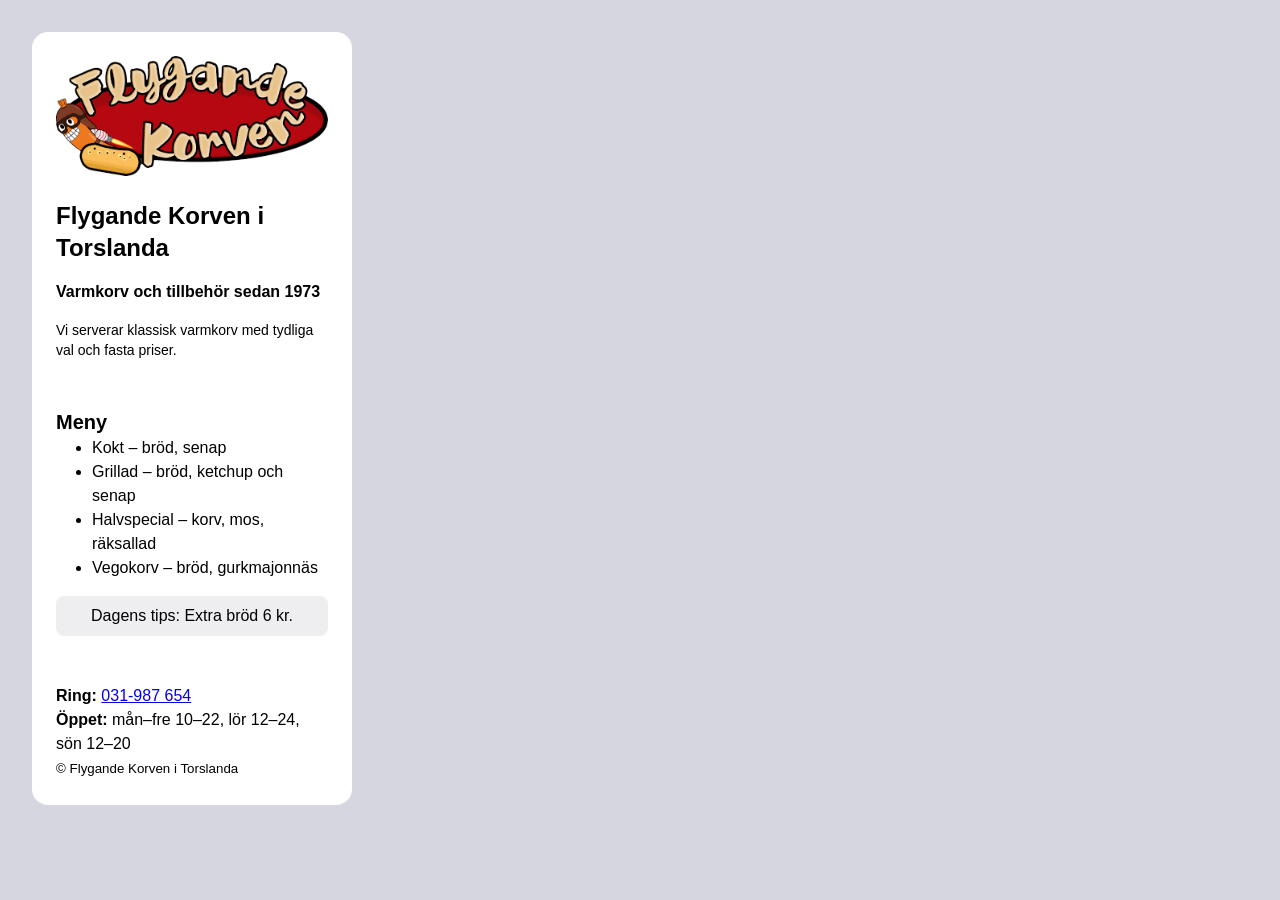
<file: index.html>
<!doctype html>
<html lang="sv">
  <head>
    <meta charset="utf-8" />
    <meta name="viewport" content="width=device-width, initial-scale=1" />
    <title>Flygande Korven</title>
    <link rel="stylesheet" href="style.css" />
  </head>
  <body>
    <div class="menu-card">
      <header>
        <img
          class="logo"
          src="assets/flygande-korven-logo.png"
          alt="Flygande Korven"
        />
        <h1>Flygande Korven i Torslanda</h1>
          <p class="tagline">Varmkorv och tillbehör sedan 1973</p>
          <p class="description">
          Vi serverar klassisk varmkorv med tydliga val och fasta priser.
        </p>
      </header>
      <main>
        <h2>Meny</h2>
        <ul class="menu-list">
          <li>Kokt – bröd, senap</li>
          <li>Grillad – bröd, ketchup och senap</li>
          <li>Halvspecial – korv, mos, räksallad</li>
          <li>Vegokorv – bröd, gurkmajonnäs</li>
        </ul>
        <p class="tips">Dagens tips: Extra bröd 6 kr.</p>
      </main>
      <footer>
        <ul>
          <p><b>Ring:</b> <a href="tel:031-987 654">031-987 654</a></p>
          <p><b>Öppet:</b> mån–fre 10–22, lör 12–24, sön 12–20</p>
          <small>© Flygande Korven i Torslanda</small>
          </li>
        </ul>
      </footer>
    </div>
  </body>
</html>
</file>
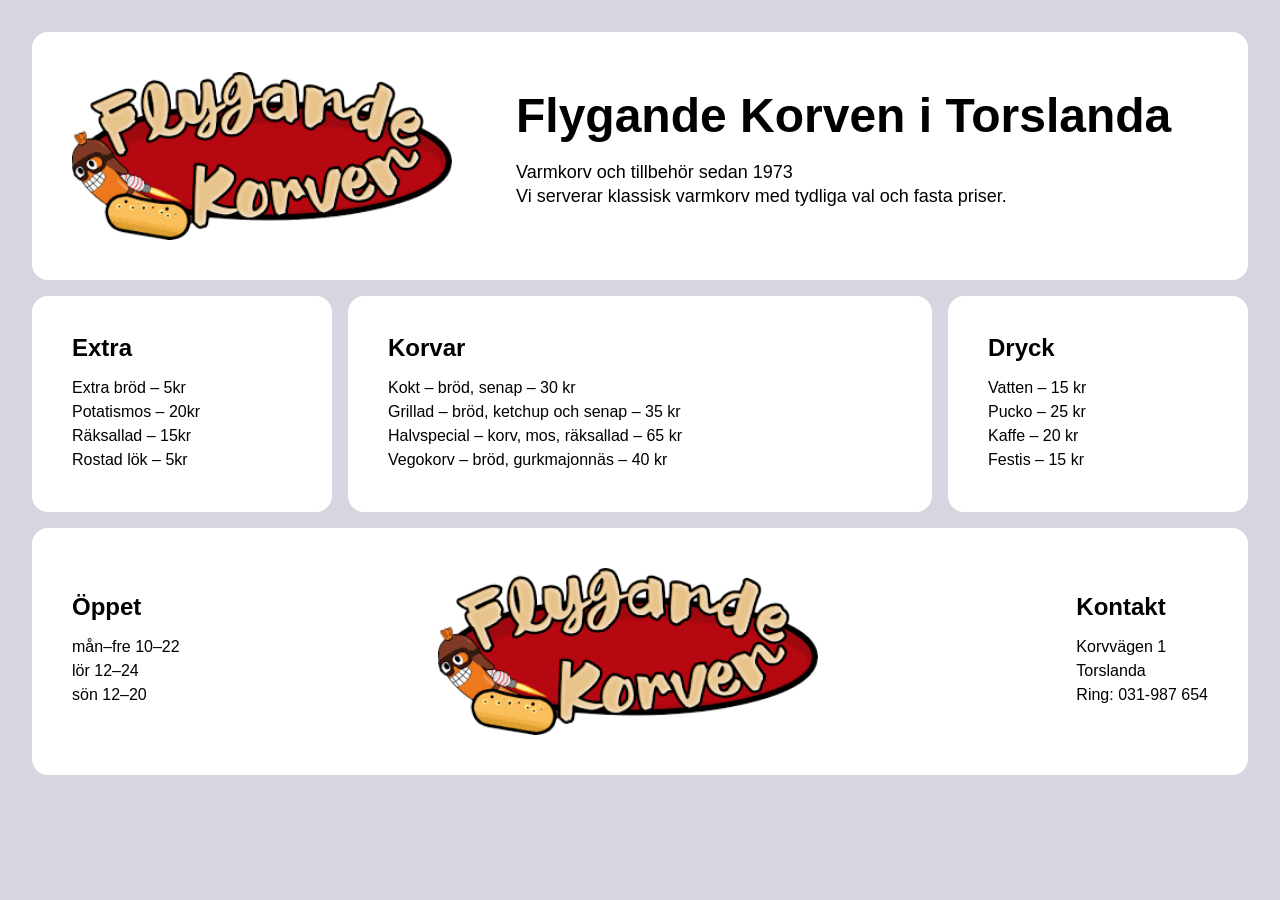
<file: flex/index.html>
<!doctype html>
<html lang="sv">
  <head>
    <meta charset="utf-8" />
    <meta name="viewport" content="width=device-width, initial-scale=1" />
    <title>Flygande Korven</title>
    <link rel="stylesheet" href="style.css" />
  </head>
  <body>
    <div class="menu-wrapper">
      <header class="card">
        <img
          class="logo"
          src="/assets/flygande-korven-logo.png"
          alt="Flygande Korven"
        />
        <div class="header-content">
          <h1>Flygande Korven i Torslanda</h1>
          <p>Varmkorv och tillbehör sedan 1973</p>
          <p>Vi serverar klassisk varmkorv med tydliga val och fasta priser.</p>
        </div>
      </header>
      <div class="menu-middle">
        <aside class="card">
          <h2>Extra</h2>
          <ul>
            <li>Extra bröd – 5kr</li>
            <li>Potatismos – 20kr</li>
            <li>Räksallad – 15kr</li>
            <li>Rostad lök – 5kr</li>
          </ul>
        </aside>
        <main class="card">
          <h2>Korvar</h2>
          <ul>
            <li>Kokt – bröd, senap – 30 kr</li>
            <li>Grillad – bröd, ketchup och senap – 35 kr</li>
            <li>Halvspecial – korv, mos, räksallad – 65 kr</li>
            <li>Vegokorv – bröd, gurkmajonnäs – 40 kr</li>
          </ul>
        </main>
        <aside class="card">
          <h2>Dryck</h2>
          <ul>
            <li>Vatten – 15 kr</li>
            <li>Pucko – 25 kr</li>
            <li>Kaffe – 20 kr</li>
            <li>Festis – 15 kr</li>
          </ul>
        </aside>
      </div>
      <footer class="card">
        <div class="footer-card">
          <h2>Öppet</h2>
          <p>mån–fre 10–22</p>
          <p>lör 12–24</p>
          <p>sön 12–20</p>
        </div>
        <img
          class="logo"
          src="/assets/flygande-korven-logo.png"
          alt="Flygande Korven"
        />
        <div class="footer-card">
          <h2>Kontakt</h2>
          <p>Korvvägen 1</p>
          <p>Torslanda</p>
          <p>Ring: 031-987 654</p>
        </div>
      </footer>
    </div>
  </body>
</html>
</file>
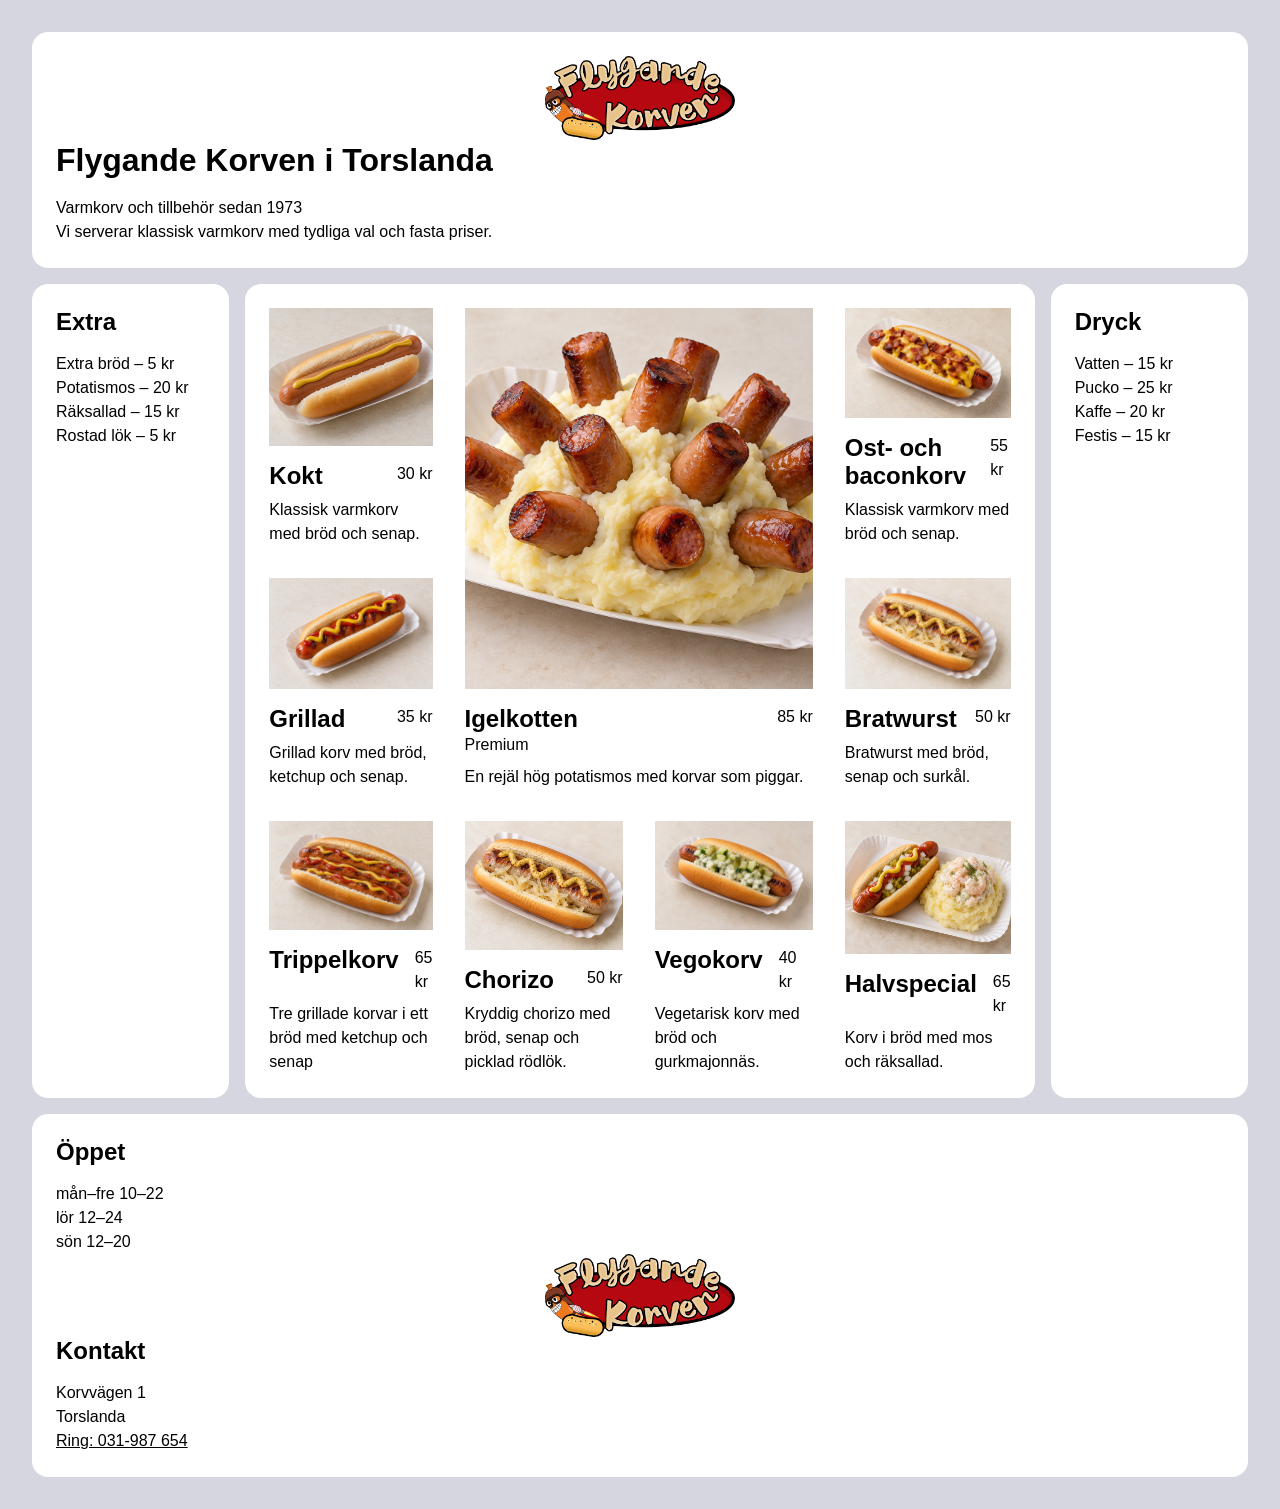
<file: grid/index.html>
<!doctype html>
<html lang="sv">
  <head>
    <meta charset="utf-8" />
    <meta name="viewport" content="width=device-width, initial-scale=1" />
    <title>Flygande Korven – start med Flexbox</title>
    <link rel="stylesheet" href="style.css" />
  </head>
  <body>
    <div class="layout">
      <header class="card">
        <div class="logo">
          <img
            src="assets/flygande-korven-logo.png"
            width="338"
            height="149"
            alt="Flygande Korven"
          />
        </div>
        <div class="text">
          <h1>Flygande Korven i Torslanda</h1>
          <div class="intro-lines">
            <p>Varmkorv och tillbehör sedan 1973</p>
            <p>
              Vi serverar klassisk varmkorv med tydliga val och fasta priser.
            </p>
          </div>
        </div>
      </header>
      <aside class="card side-menu" aria-labelledby="extra-heading">
        <h2 id="extra-heading">Extra</h2>
        <ul>
          <li>Extra bröd – 5 kr</li>
          <li>Potatismos – 20 kr</li>
          <li>Räksallad – 15 kr</li>
          <li>Rostad lök – 5 kr</li>
        </ul>
      </aside>
      <main class="card" aria-label="Korvmeny">
        <article class="dish-card">
          <img
            src="assets/kokt.jpg"
            width="1536"
            height="1024"
            alt="Kokt korv i bröd med senap"
          />
          <div class="dish-copy">
            <div class="dish-heading">
              <div class="dish-label"><h2 class="dish-name">Kokt</h2></div>
              <p class="dish-price">30 kr</p>
            </div>
            <p class="dish-description">
              Klassisk varmkorv med bröd och senap.
            </p>
          </div>
        </article>
        <article class="dish-card featured">
          <img
            src="assets/igelkotten.jpg"
            width="1536"
            height="1024"
            alt="Potatismos med grillade korvbitar som piggar"
          />
          <div class="dish-copy">
            <div class="dish-heading">
              <div class="dish-label">
                <h2 class="dish-name">Igelkotten</h2>
                <span class="premium">Premium</span>
              </div>
              <p class="dish-price">85 kr</p>
            </div>
            <p class="dish-description">
              En rejäl hög potatismos med korvar som piggar.
            </p>
          </div>
        </article>
        <article class="dish-card">
          <img
            src="assets/ostbacon.jpg"
            width="1536"
            height="1024"
            alt="Korv i bröd med ost och bacon"
          />
          <div class="dish-copy">
            <div class="dish-heading">
              <div class="dish-label">
                <h2 class="dish-name">Ost- och baconkorv</h2>
              </div>
              <p class="dish-price">55 kr</p>
            </div>
            <p class="dish-description">
              Klassisk varmkorv med bröd och senap.
            </p>
          </div>
        </article>
        <article class="dish-card">
          <img
            src="assets/grillad.jpg"
            width="1536"
            height="1024"
            alt="Grillad korv i bröd med ketchup och senap"
          />
          <div class="dish-copy">
            <div class="dish-heading">
              <div class="dish-label">
                <h2 class="dish-name">Grillad</h2>
              </div>
              <p class="dish-price">35 kr</p>
            </div>
            <p class="dish-description">
              Grillad korv med bröd, ketchup och senap.
            </p>
          </div>
        </article>
        <article class="dish-card">
          <img
            src="assets/bratwurst.jpg"
            width="1536"
            height="1024"
            alt="Bratwurst i bröd med senap och surkål"
          />
          <div class="dish-copy">
            <div class="dish-heading">
              <div class="dish-label">
                <h2 class="dish-name">Bratwurst</h2>
              </div>
              <p class="dish-price">50 kr</p>
            </div>
            <p class="dish-description">
              Bratwurst med bröd, senap och surkål.
            </p>
          </div>
        </article>
        <article class="dish-card">
          <img
            src="assets/trippelkorv.jpg"
            width="1536"
            height="1024"
            alt="Tre korvar i ett bröd med ketchup och senap"
          />
          <div class="dish-copy">
            <div class="dish-heading">
              <div class="dish-label">
                <h2 class="dish-name">Trippelkorv</h2>
              </div>
              <p class="dish-price">65 kr</p>
            </div>
            <p class="dish-description">
              Tre grillade korvar i ett bröd med ketchup och senap
            </p>
          </div>
        </article>
        <article class="dish-card">
          <img
            src="assets/bratwurst.jpg"
            width="1536"
            height="1024"
            alt="Korv i bröd med senap, samma referensbild som Bratwurst"
          />
          <div class="dish-copy">
            <div class="dish-heading">
              <div class="dish-label">
                <h2 class="dish-name">Chorizo</h2>
              </div>
              <p class="dish-price">50 kr</p>
            </div>
            <p class="dish-description">
              Kryddig chorizo med bröd, senap och picklad rödlök.
            </p>
          </div>
        </article>
        <article class="dish-card">
          <img
            src="assets/vegokorv.jpg"
            width="1536"
            height="1024"
            alt="Vegokorv i bröd med gurkmajonnäs"
          />
          <div class="dish-copy">
            <div class="dish-heading">
              <div class="dish-label">
                <h2 class="dish-name">Vegokorv</h2>
              </div>
              <p class="dish-price">40 kr</p>
            </div>
            <p class="dish-description">
              Vegetarisk korv med bröd och gurkmajonnäs.
            </p>
          </div>
        </article>
        <article class="dish-card">
          <img
            src="assets/halvspecial.jpg"
            width="1536"
            height="1024"
            alt="Korv i bröd med mos och räksallad"
          />
          <div class="dish-copy">
            <div class="dish-heading">
              <div class="dish-label">
                <h2 class="dish-name">Halvspecial</h2>
              </div>
              <p class="dish-price">65 kr</p>
            </div>
            <p class="dish-description">Korv i bröd med mos och räksallad.</p>
          </div>
        </article>
      </main>
      <aside class="card side-menu" aria-labelledby="drink-heading">
        <h2 id="drink-heading">Dryck</h2>
        <ul>
          <li>Vatten – 15 kr</li>
          <li>Pucko – 25 kr</li>
          <li>Kaffe – 20 kr</li>
          <li>Festis – 15 kr</li>
        </ul>
      </aside>
      <footer class="card menu-footer">
        <div class="footer-copy">
          <h2>Öppet</h2>
          <ul>
            <li>mån–fre 10–22</li>
            <li>lör 12–24</li>
            <li>sön 12–20</li>
          </ul>
        </div>
        <div class="logo">
          <img
            src="assets/flygande-korven-logo.png"
            width="338"
            height="149"
            alt="Flygande Korven"
          />
        </div>
        <div class="footer-copy contact">
          <div class="contact-content">
            <h2>Kontakt</h2>
            <ul>
              <li>Korvvägen 1</li>
              <li>Torslanda</li>
              <li><a href="tel:031987654">Ring: 031-987 654</a></li>
            </ul>
          </div>
        </div>
      </footer>
    </div>
    <div class="menu-wrapper">
      <header class="card menu-header">
        <div class="logo">
          <img
            src="assets/flygande-korven-logo.png"
            width="338"
            height="149"
            alt="Flygande Korven"
          />
        </div>
        <div class="text">
          <h1>Flygande Korven i Torslanda</h1>
          <div class="intro-lines">
            <p>Varmkorv och tillbehör sedan 1973</p>
            <p>
              Vi serverar klassisk varmkorv med tydliga val och fasta priser.
            </p>
          </div>
        </div>
      </header>
      <!-- Nästa steg: flytta upp de tre panelerna och ta bort denna wrapper. -->
      <div class="menu-middle">
        <aside class="card side-menu" aria-labelledby="extra-heading">
          <h2 id="extra-heading">Extra</h2>
          <ul>
            <li>Extra bröd – 5 kr</li>
            <li>Potatismos – 20 kr</li>
            <li>Räksallad – 15 kr</li>
            <li>Rostad lök – 5 kr</li>
          </ul>
        </aside>
        <main class="card main-menu" aria-label="Korvmeny">
          <div class="dish-grid">
            <article class="dish-card">
              <img
                src="assets/kokt.jpg"
                width="1536"
                height="1024"
                alt="Kokt korv i bröd med senap"
              />
              <div class="dish-copy">
                <div class="dish-heading">
                  <div class="dish-label"><h2 class="dish-name">Kokt</h2></div>
                  <p class="dish-price">30 kr</p>
                </div>
                <p class="dish-description">
                  Klassisk varmkorv med bröd och senap.
                </p>
              </div>
            </article>
            <article class="dish-card featured">
              <img
                src="assets/igelkotten.jpg"
                width="1536"
                height="1024"
                alt="Potatismos med grillade korvbitar som piggar"
              />
              <div class="dish-copy">
                <div class="dish-heading">
                  <div class="dish-label">
                    <h2 class="dish-name">Igelkotten</h2>
                    <span class="premium">Premium</span>
                  </div>
                  <p class="dish-price">85 kr</p>
                </div>
                <p class="dish-description">
                  En rejäl hög potatismos med korvar som piggar.
                </p>
              </div>
            </article>
            <article class="dish-card">
              <img
                src="assets/ostbacon.jpg"
                width="1536"
                height="1024"
                alt="Korv i bröd med ost och bacon"
              />
              <div class="dish-copy">
                <div class="dish-heading">
                  <div class="dish-label">
                    <h2 class="dish-name">Ost- och baconkorv</h2>
                  </div>
                  <p class="dish-price">55 kr</p>
                </div>
                <p class="dish-description">
                  Klassisk varmkorv med bröd och senap.
                </p>
              </div>
            </article>
            <article class="dish-card">
              <img
                src="assets/grillad.jpg"
                width="1536"
                height="1024"
                alt="Grillad korv i bröd med ketchup och senap"
              />
              <div class="dish-copy">
                <div class="dish-heading">
                  <div class="dish-label">
                    <h2 class="dish-name">Grillad</h2>
                  </div>
                  <p class="dish-price">35 kr</p>
                </div>
                <p class="dish-description">
                  Grillad korv med bröd, ketchup och senap.
                </p>
              </div>
            </article>
            <article class="dish-card">
              <img
                src="assets/bratwurst.jpg"
                width="1536"
                height="1024"
                alt="Bratwurst i bröd med senap och surkål"
              />
              <div class="dish-copy">
                <div class="dish-heading">
                  <div class="dish-label">
                    <h2 class="dish-name">Bratwurst</h2>
                  </div>
                  <p class="dish-price">50 kr</p>
                </div>
                <p class="dish-description">
                  Bratwurst med bröd, senap och surkål.
                </p>
              </div>
            </article>
            <article class="dish-card">
              <img
                src="assets/trippelkorv.jpg"
                width="1536"
                height="1024"
                alt="Tre korvar i ett bröd med ketchup och senap"
              />
              <div class="dish-copy">
                <div class="dish-heading">
                  <div class="dish-label">
                    <h2 class="dish-name">Trippelkorv</h2>
                  </div>
                  <p class="dish-price">65 kr</p>
                </div>
                <p class="dish-description">
                  Tre grillade korvar i ett bröd med ketchup och senap
                </p>
              </div>
            </article>
            <article class="dish-card">
              <img
                src="assets/bratwurst.jpg"
                width="1536"
                height="1024"
                alt="Korv i bröd med senap, samma referensbild som Bratwurst"
              />
              <div class="dish-copy">
                <div class="dish-heading">
                  <div class="dish-label">
                    <h2 class="dish-name">Chorizo</h2>
                  </div>
                  <p class="dish-price">50 kr</p>
                </div>
                <p class="dish-description">
                  Kryddig chorizo med bröd, senap och picklad rödlök.
                </p>
              </div>
            </article>
            <article class="dish-card">
              <img
                src="assets/vegokorv.jpg"
                width="1536"
                height="1024"
                alt="Vegokorv i bröd med gurkmajonnäs"
              />
              <div class="dish-copy">
                <div class="dish-heading">
                  <div class="dish-label">
                    <h2 class="dish-name">Vegokorv</h2>
                  </div>
                  <p class="dish-price">40 kr</p>
                </div>
                <p class="dish-description">
                  Vegetarisk korv med bröd och gurkmajonnäs.
                </p>
              </div>
            </article>
            <article class="dish-card">
              <img
                src="assets/halvspecial.jpg"
                width="1536"
                height="1024"
                alt="Korv i bröd med mos och räksallad"
              />
              <div class="dish-copy">
                <div class="dish-heading">
                  <div class="dish-label">
                    <h2 class="dish-name">Halvspecial</h2>
                  </div>
                  <p class="dish-price">65 kr</p>
                </div>
                <p class="dish-description">
                  Korv i bröd med mos och räksallad.
                </p>
              </div>
            </article>
          </div>
        </main>
        <aside class="card side-menu" aria-labelledby="drink-heading">
          <h2 id="drink-heading">Dryck</h2>
          <ul>
            <li>Vatten – 15 kr</li>
            <li>Pucko – 25 kr</li>
            <li>Kaffe – 20 kr</li>
            <li>Festis – 15 kr</li>
          </ul>
        </aside>
      </div>
      <footer class="card menu-footer">
        <div class="footer-copy">
          <h2>Öppet</h2>
          <ul>
            <li>mån–fre 10–22</li>
            <li>lör 12–24</li>
            <li>sön 12–20</li>
          </ul>
        </div>
        <div class="logo">
          <img
            src="assets/flygande-korven-logo.png"
            width="338"
            height="149"
            alt="Flygande Korven"
          />
        </div>
        <div class="footer-copy contact">
          <div class="contact-content">
            <h2>Kontakt</h2>
            <ul>
              <li>Korvvägen 1</li>
              <li>Torslanda</li>
              <li><a href="tel:031987654">Ring: 031-987 654</a></li>
            </ul>
          </div>
        </div>
      </footer>
    </div>
  </body>
</html>
</file>
<file: style.css>
* {
  margin: 0;
  padding: 0;
  box-sizing: border-box;
}

.logo {
  display: block;
  width: 100%;
  height: auto;
  margin-bottom: 24px;
}

body {
  color: black;
  background-color: #d5d6e0;
  font-family: Arial, Helvetica, sans-serif;
  font-size: 16px;
  padding: 32px;
  line-height: 24px;
}

header {
  margin-bottom: 48px;
}

footer {
  margin-top: 48px;
}

.tagline {
  font-weight: 700;
  margin-bottom: 16px;
}

.description {
  font-size: 14px;
  line-height: 20px;
}

.menu-card {
  background-color: white;
  padding: 24px;
  width: 320px;
  border-radius: 16px;
}

.menu-card h1 {
  font-size: 24px;
  line-height: 32px;
  margin-bottom: 16px;
}

.menu-card h2 {
  font-size: 20px;
  line-height: 28px;
}

.menu-card img {
  max-width: 100%;
}

.menu-list {
  padding-left: 36px;
}

.tips {
  background-color: #eeeef0;
  padding: 8px;
  border-radius: 8px;
  margin-top: 16px;
  text-align: center;
}
</file>
<file: flex/style.css>
* {
  margin: 0;
  padding: 0;
  box-sizing: border-box;
}

body {
  color: black;
  background-color: #d5d6e0;
  font-family: Arial, Helvetica, sans-serif;
  font-size: 16px;
  padding: 32px;
  line-height: 24px;
}

.menu-wrapper {
  display: flex;
  flex-direction: column;
  gap: 16px;
}

.menu-middle {
  display: flex;
  justify-content: space-between;
  gap: 16px;
}

.menu-middle aside {
  flex-basis: 300px;
}

.menu-middle main {
  flex-grow: 1;
}

.card {
  background-color: white;
  padding: 40px;
  border-radius: 16px;
}

header {
  display: flex;
  flex-direction: row;
  align-items: center;
  gap: 64px;
  padding-left: 32px;
  padding-right: 32px;
  padding-top: 64px;
  padding-bottom: 64px;
}

header .logo {
  flex-basis: 380px;
  display: flex;
  align-items: center;
  justify-content: center;
}

.header-content {
  display: flex;
  flex-direction: column;
}

.header-content h1 {
  padding-bottom: 32px;
  font-size: 48px;
}

.header-content p {
  font-size: 18px;
}

li {
  list-style: none;
}

h2 {
  font-size: 24px;
  font-weight: bolder;
  padding-bottom: 16px;
}

footer {
  display: flex;
  justify-content: space-between;
  align-items: center;
}

footer .logo {
  flex-basis: 380px;
}

.footer-card {
  display: flex;
  flex-direction: column;
}

@media (max-width: 499px) {
  .card {
    flex-direction: column;
  }

  .menu-middle {
    flex-direction: column;
  }
}
</file>
<file: grid/style.css>
/* Gemensamma grundstilar från den första menyn. */
* {
  box-sizing: border-box;
}
body {
  color: #000;
  font-family: Arial, sans-serif;
  font-size: 16px;
  margin: 0;
  padding: 32px;
  background: #d5d6e0;
  line-height: 24px;
}
h1,
h2,
h3,
p,
ul {
  margin: 0;
}
h1 {
  font-size: 32px;
  line-height: 40px;
}
h2 {
  font-size: 24px;
  line-height: 28px;
}
ul {
  list-style: none;
  padding: 0;
}
.main-menu li strong {
  font-weight: 400;
}
a {
  color: inherit;
}
.tagline {
  font-weight: 400;
}
.description {
  font-size: 16px;
  line-height: 24px;
}
.menu-tip {
  font-size: 14px;
  line-height: 20px;
}
.copyright {
  margin-top: 16px;
  font-size: 12px;
  line-height: 16px;
  text-align: center;
}
.card {
  background: #fff;
  border-radius: 16px;
  padding: 24px;
}
.logo img {
  display: block;
  width: 100%;
  max-width: 190px;
  height: auto;
}

.menu-wrapper {
  display: none;
  flex-direction: column;
  gap: 16px;
}

.menu-middle {
  display: flex;
  gap: 16px;
}

.menu-middle > aside {
  flex-basis: 20%;
  min-width: 0;
}
.menu-middle > .main-menu {
  flex-grow: 1;
  min-width: 0;
}

.menu-wrapper > header {
  display: flex;
  align-items: center;
  gap: 32px;
}
.logo {
  flex-basis: 190px;
  flex-shrink: 0;
  min-width: 0;
  display: flex;
  align-items: center;
  justify-content: center;
}

.text {
  flex-grow: 1;
  min-width: 0;
  display: flex;
  flex-direction: column;
  align-items: flex-start;
  justify-content: center;
  gap: 8px;
  text-align: left;
}
.text h1 {
  margin-bottom: 8px;
}

.menu-wrapper > footer {
  display: flex;
  justify-content: space-between;
  gap: 16px;
}
.footer-copy {
  flex-basis: 20%;
  min-width: 0;
}

.footer-copy {
  display: flex;
  flex-direction: column;
  align-items: flex-start;
  justify-content: flex-start;
  gap: 16px;
  text-align: left;
}
.side-menu,
.main-menu {
  display: flex;
  flex-direction: column;
  gap: 16px;
}

/* Bonus för smala fönster. */
@media (max-width: 900px) {
  body {
    padding: 16px;
  }
  .menu-wrapper > header,
  .menu-middle,
  .menu-wrapper > footer {
    flex-direction: column;
  }
  .logo,
  .menu-middle > aside,
  .footer-copy {
    flex-basis: auto;
  }
  .menu-middle > .main-menu {
    flex-grow: 0;
  }
}

/* Nya menybilder: bara en grundregel så att de ryms i sidan.
   Korvkortens utseende, Flexbox och Grid skriver du själv. */
.dish-card img {
  display: block;
  max-width: 100%;
  height: auto;
}

/* Din uppgift: se README.md och Figma. Börja med HTML-strukturen. */

/* Samma gruppering av kontaktuppgifterna som i den tidigare footern. */
.contact-content {
  display: flex;
  flex-direction: column;
  gap: 16px;
}

.layout {
  display: grid;
  grid-template-columns: 1fr 4fr 1fr;
  gap: 16px;
}

header,
footer {
  grid-column: 1 / -1;
}

main {
  display: grid;
  grid-template-columns: 1fr 1fr 1fr 1fr;
  gap: 32px;
}

.dish-card.featured {
  grid-column: span 2;
  grid-row: span 2;
}

.dish-card {
  display: flex;
  flex-direction: column;
  gap: 16px;
}

.dish-copy {
  display: flex;
  flex-direction: column;
  gap: 8px;
}

.dish-heading {
  display: flex;
  flex-direction: row;
  justify-content: space-between;
  gap: 16px;
}

.dish-name {
}

.dish-price {
}

.dish-description {
}

.dish-card img {
  flex-grow: 1;
  object-fit: cover;
}

@media (max-width: 500px) {
  .layout {
    /* grid-template-columns: 1fr; */
    display: flex;
    flex-direction: column;
  }

  main {
    grid-template-columns: 1fr;
  }

  .dish-card.featured {
    grid-column: span 1;
    grid-row: span 1;
  }
}
</file>
